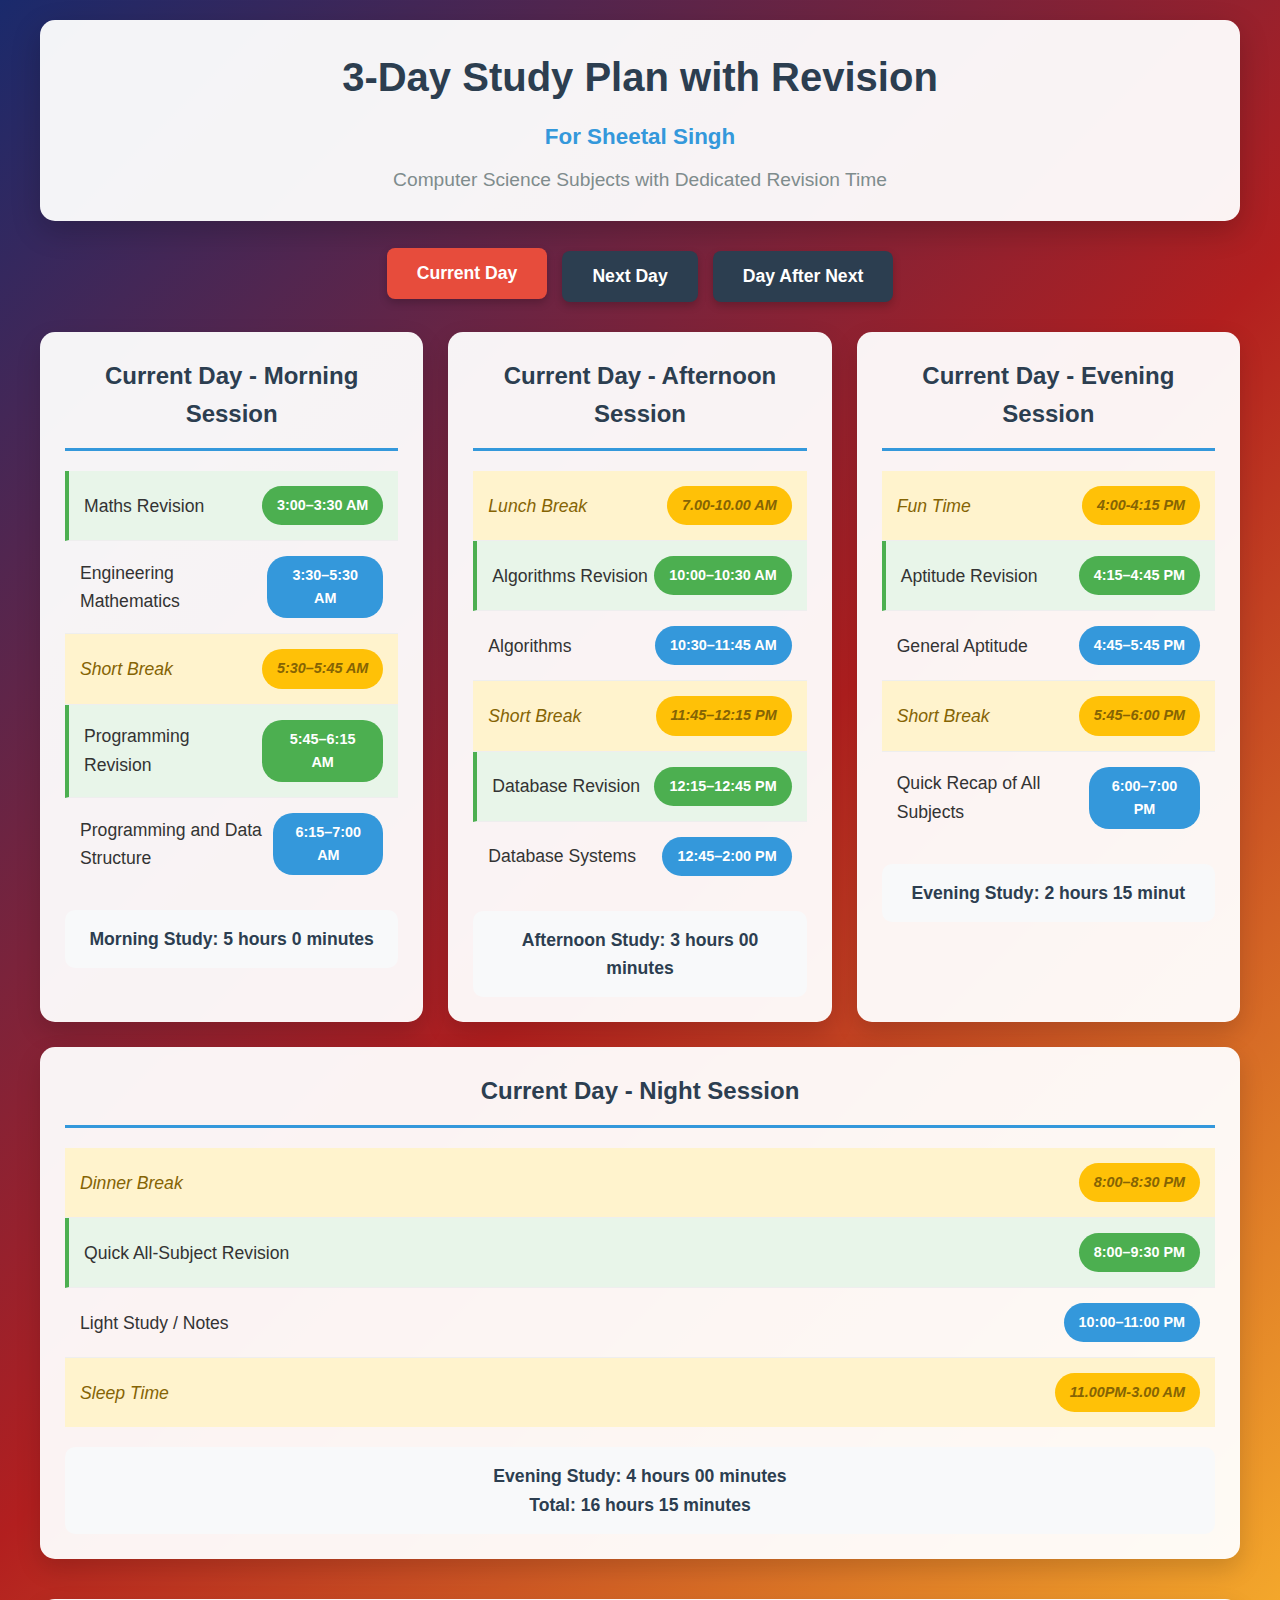
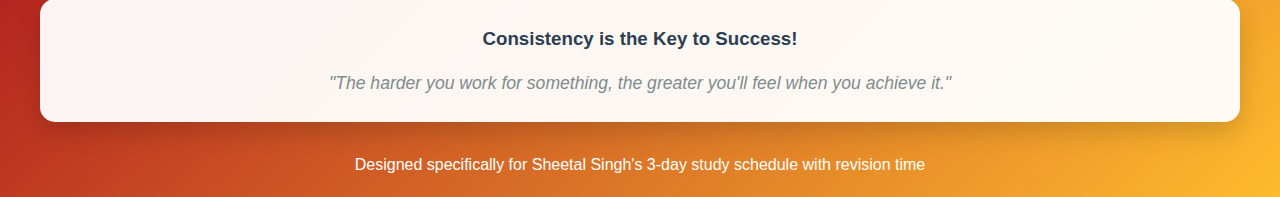
<file: ppp.html>
<!DOCTYPE html>
<html lang="en">
<head>
    <meta charset="UTF-8">
    <meta name="viewport" content="width=device-width, initial-scale=1.0">
    <title>Sheetal Singh - 3-Day Study Plan</title>
    <style>
        * {
            margin: 0;
            padding: 0;
            box-sizing: border-box;
            font-family: 'Segoe UI', Tahoma, Geneva, Verdana, sans-serif;
        }
        
        body {
            background: linear-gradient(135deg, #1a2a6c 0%, #b21f1f 50%, #fdbb2d 100%);
            color: #333;
            padding: 20px;
            line-height: 1.6;
            min-height: 100vh;
        }
        
        .container {
            max-width: 1200px;
            margin: 0 auto;
        }
        
        header {
            text-align: center;
            margin-bottom: 30px;
            padding: 25px;
            background: rgba(255, 255, 255, 0.95);
            border-radius: 15px;
            box-shadow: 0 10px 30px rgba(0, 0, 0, 0.2);
        }
        
        h1 {
            color: #2c3e50;
            margin-bottom: 10px;
            font-size: 2.5rem;
        }
        
        .student-name {
            color: #3498db;
            font-weight: bold;
            font-size: 1.4em;
        }
        
        .date {
            color: #7f8c8d;
            font-size: 1.2em;
            margin-top: 10px;
        }
        
        .tabs {
            display: flex;
            justify-content: center;
            margin-bottom: 30px;
            flex-wrap: wrap;
            gap: 15px;
        }
        
        .tab-button {
            padding: 15px 30px;
            background: #2c3e50;
            color: white;
            border: none;
            border-radius: 8px;
            cursor: pointer;
            font-weight: 600;
            transition: all 0.3s ease;
            font-size: 1.1em;
            box-shadow: 0 4px 8px rgba(0, 0, 0, 0.2);
        }
        
        .tab-button:hover {
            background: #3498db;
            transform: translateY(-3px);
        }
        
        .tab-button.active {
            background: #e74c3c;
            transform: translateY(-3px);
        }
        
        .tab-content {
            display: none;
            animation: fadeIn 0.5s ease;
        }
        
        @keyframes fadeIn {
            from { opacity: 0; }
            to { opacity: 1; }
        }
        
        .tab-content.active {
            display: block;
        }
        
        .day-container {
            display: flex;
            flex-wrap: wrap;
            gap: 25px;
            margin-bottom: 40px;
        }
        
        .day {
            flex: 1;
            min-width: 350px;
            background: rgba(255, 255, 255, 0.95);
            border-radius: 15px;
            padding: 25px;
            box-shadow: 0 10px 25px rgba(0, 0, 0, 0.15);
        }
        
        .day h3 {
            color: #2c3e50;
            margin-bottom: 20px;
            padding-bottom: 15px;
            border-bottom: 3px solid #3498db;
            text-align: center;
            font-size: 1.5rem;
        }
        
        .subject-list {
            list-style-type: none;
        }
        
        .subject-list li {
            padding: 15px;
            border-bottom: 1px solid #eee;
            display: flex;
            justify-content: space-between;
            align-items: center;
            transition: all 0.3s ease;
        }
        
        .subject-list li:hover {
            background-color: #f8f9fa;
            transform: translateX(5px);
        }
        
        .subject-list li:last-child {
            border-bottom: none;
        }
        
        .time-display {
            background: #3498db;
            color: white;
            padding: 8px 15px;
            border-radius: 20px;
            font-size: 0.9em;
            min-width: 110px;
            text-align: center;
            font-weight: 600;
        }
        
        .subject-name {
            font-weight: 500;
            font-size: 1.1em;
        }
        
        .break {
            background-color: #fff3cd;
            color: #856404;
            font-style: italic;
        }
        
        .break .time-display {
            background: #ffc107;
            color: #856404;
        }
        
        .revision {
            background-color: #e8f5e9;
            border-left: 4px solid #4caf50;
        }
        
        .revision .time-display {
            background: #4caf50;
        }
        
        .day-stats {
            margin-top: 20px;
            padding: 15px;
            background: #f8f9fa;
            border-radius: 10px;
            text-align: center;
            font-weight: 600;
            color: #2c3e50;
            font-size: 1.1em;
        }
        
        footer {
            text-align: center;
            margin-top: 30px;
            color: white;
            font-size: 1em;
        }
        
        .motivation {
            background: rgba(255, 255, 255, 0.95);
            padding: 25px;
            border-radius: 15px;
            margin-top: 30px;
            text-align: center;
            box-shadow: 0 10px 25px rgba(0, 0, 0, 0.15);
        }
        
        .motivation h3 {
            color: #2c3e50;
            margin-bottom: 15px;
        }
        
        .motivation p {
            font-style: italic;
            color: #7f8c8d;
            font-size: 1.1em;
        }
        
        @media (max-width: 768px) {
            .day-container {
                flex-direction: column;
            }
            
            .tabs {
                flex-direction: column;
                align-items: center;
            }
            
            .tab-button {
                width: 80%;
                margin-bottom: 10px;
            }
            
            .day {
                min-width: 100%;
            }
            
            h1 {
                font-size: 2rem;
            }
        }
    </style>
</head>
<body>
    <div class="container">
        <header>
            <h1>3-Day Study Plan with Revision</h1>
            <p class="student-name">For Sheetal Singh</p>
            <p class="date">Computer Science Subjects with Dedicated Revision Time</p>
        </header>
        
        <div class="tabs">
            <button class="tab-button active" onclick="showTab('current-day')">Current Day</button>
            <button class="tab-button" onclick="showTab('next-day')">Next Day</button>
            <button class="tab-button" onclick="showTab('after-next')">Day After Next</button>
        </div>
        
        <!-- Current Day -->
        <div id="current-day" class="tab-content active">
            <div class="day-container">
                <div class="day">
                    <h3>Current Day - Morning Session</h3>
                    <ul class="subject-list">
                        <li class="revision">
                            <span class="subject-name">Maths Revision</span>
                            <span class="time-display">3:00–3:30 AM</span>
                        </li>
                        <li>
                            <span class="subject-name">Engineering Mathematics</span>
                            <span class="time-display">3:30–5:30 AM</span>
                        </li>
                        <li class="break">
                            <span class="subject-name">Short Break</span>
                            <span class="time-display">5:30–5:45 AM</span>
                        </li>
                        <li class="revision">
                            <span class="subject-name">Programming Revision</span>
                            <span class="time-display">5:45–6:15 AM</span>
                        </li>
                        <li>
                            <span class="subject-name">Programming and Data Structure</span>
                            <span class="time-display">6:15–7:00 AM</span>
                        </li>
                    </ul>
                    <div class="day-stats">
                        Morning Study: 5 hours 0 minutes
                    </div>
                </div>
                
                <div class="day">
                    <h3>Current Day - Afternoon Session</h3>
                    <ul class="subject-list">
                        <li class="break">
                            <span class="subject-name">Lunch Break</span>
                            <span class="time-display">7.00-10.00 AM</span>
                        </li>
                        <li class="revision">
                            <span class="subject-name">Algorithms Revision</span>
                            <span class="time-display">10:00–10:30 AM</span>
                        </li>
                        <li>
                            <span class="subject-name">Algorithms</span>
                            <span class="time-display">10:30–11:45 AM</span>
                        </li>
                        <li class="break">
                            <span class="subject-name">Short Break</span>
                            <span class="time-display">11:45–12:15 PM</span>
                        </li>
                        <li class="revision">
                            <span class="subject-name">Database Revision</span>
                            <span class="time-display">12:15–12:45 PM</span>
                        </li>
                        <li>
                            <span class="subject-name">Database Systems</span>
                            <span class="time-display">12:45–2:00 PM</span>
                        </li>
                    </ul>
                    <div class="day-stats">
                        Afternoon Study: 3 hours 00 minutes
                    </div>
                </div>
                
                <div class="day">
                    <h3>Current Day - Evening Session</h3>
                    <ul class="subject-list">
                        <li class="break">
                            <span class="subject-name">Fun Time </span>
                            <span class="time-display">4:00-4:15 PM</span>
                        </li>
                        <li class="revision">
                            <span class="subject-name">Aptitude Revision</span>
                            <span class="time-display">4:15–4:45 PM</span>
                        </li>
                        <li>
                            <span class="subject-name">General Aptitude</span>
                            <span class="time-display">4:45–5:45 PM</span>
                        </li>
                        <li class="break">
                            <span class="subject-name">Short Break</span>
                            <span class="time-display">5:45–6:00 PM</span>
                        </li>
                        <li>
                            <span class="subject-name">Quick Recap of All Subjects</span>
                            <span class="time-display">6:00–7:00 PM</span>
                        </li>
                    </ul>
                    <div class="day-stats">
                        Evening Study: 2 hours 15 minut
                    </div>
                </div>
                <div class="day">
                    <h3>Current Day - Night Session</h3>
                    <ul class="subject-list">
                        <li class="break">
                            <span class="subject-name">Dinner Break</span>
                            <span class="time-display">8:00–8:30 PM</span>
                        </li>
                        <li class="revision">
                            <span class="subject-name">Quick All-Subject Revision</span>
                            <span class="time-display">8:00–9:30 PM</span>
                        </li>
                        <li>
                            <span class="subject-name">Light Study / Notes</span>
                            <span class="time-display">10:00–11:00 PM</span>
                        </li>
                        <li class="break">
                            <span class="subject-name">Sleep Time </span>
                            <span class="time-display">11.00PM-3.00 AM</span>
                        </li>
                    </ul>
                    <div class="day-stats">
                        Evening Study: 4 hours 00 minutes <br>
                         Total: 16 hours 15 minutes
                    </div>
                </div>
            </div>
        </div>
        
        <!-- Next Day -->
        <div id="next-day" class="tab-content">
            <div class="day-container">
                <div class="day">
                    <h3>Next Day - Morning Session</h3>
                    <ul class="subject-list">
                        <li class="revision">
                            <span class="subject-name">Discrete Maths Revision</span>
                            <span class="time-display">3:00–3:30 AM</span>
                        </li>
                        <li>
                            <span class="subject-name">Discrete Mathematics</span>
                            <span class="time-display">3:30–5:00 AM</span>
                        </li>
                        <li class="break">
                            <span class="subject-name">Short Break</span>
                            <span class="time-display">5:00–5:15 AM</span>
                        </li>
                        <li class="revision">
                            <span class="subject-name">Computer Networks Revision</span>
                            <span class="time-display">5:15–5:45 AM</span>
                        </li>
                        <li>
                            <span class="subject-name">Computer Networks</span>
                            <span class="time-display">5:45–7:00 AM</span>
                        </li>
                    </ul>
                    <div class="day-stats">
                        Morning Study: 3 hours 45 minutes
                    </div>
                </div>
                
                <div class="day">
                    <h3>Next Day - Afternoon Session</h3>
                    <ul class="subject-list">
                        <li class="break">
                            <span class="subject-name">Lunch Break</span>
                            <span class="time-display">7:15-10:00 AM</span>
                        </li>
                        <li class="revision">
                            <span class="subject-name">OS Revision</span>
                            <span class="time-display">10:00–10:30 AM</span>
                        </li>
                        <li>
                            <span class="subject-name">Operating Systems</span>
                            <span class="time-display">10:30–11:45 AM</span>
                        </li>
                        <li class="break">
                            <span class="subject-name">Short Break</span>
                            <span class="time-display">11:45–12:15 PM</span>
                        </li>
                        <li class="revision">
                            <span class="subject-name">TOC Revision</span>
                            <span class="time-display">12:15–12:45 PM</span>
                        </li>
                        <li>
                            <span class="subject-name">Theory of Computation</span>
                            <span class="time-display">12:45–2:00 PM</span>
                        </li>
                    </ul>
                    <div class="day-stats">
                        Afternoon Study: 4 hours 00 minutes
                    </div>
                </div>
                
                <div class="day">
                    <h3>Next Day - Evening Session</h3>
                    <ul class="subject-list">
                        <li class="break">
                            <span class="subject-name">Fun Time</span>
                            <span class="time-display">4:00-4:15 PM</span>
                        </li>
                        <li class="revision">
                            <span class="subject-name">Digital Logic Revision</span>
                            <span class="time-display">4:15–4:45 PM</span>
                        </li>
                        <li>
                            <span class="subject-name">Digital Logic</span>
                            <span class="time-display">4:45–5:45 PM</span>
                        </li>
                        <li class="break">
                            <span class="subject-name">Short Break</span>
                            <span class="time-display">5:45–6:00 PM</span>
                        </li>
                        <li>
                            <span class="subject-name">Quick Recap</span>
                            <span class="time-display">6:00–7:00 PM</span>
                        </li>
                    </ul>
                    <div class="day-stats">
                        Evening Study: 3 hours 00 minutes
                    </div>
                </div>
                <div class="day">
                    <h3>Next Day - Night Session</h3>
                    <ul class="subject-list">
                        <li class="break">
                            <span class="subject-name">Dinner Break</span>
                            <span class="time-display">8:00–8:30 PM</span>
                        </li>
                        <li class="break">
                            <span class="subject-name">Quick All-Subject Revision</span>
                            <span class="time-display">8:30–10:00 PM</span>
                        </li>
                        <li class="revision">
                            <span class="subject-name">Light Study / Notes</span>
                            <span class="time-display">10:00–11:00 PM</span>
                        </li>
                    </ul>
                    <div class="day-stats">
                        Evening Study: 4 hours 00 minutes <br>
                        Total: 16 hours 15 minutes
                    </div>
                </div>
            </div>
        </div>
        
        <!-- Day After Next -->
        <div id="after-next" class="tab-content">
            <div class="day-container">
                <div class="day">
                    <h3>Day After Next - Morning Session</h3>
                    <ul class="subject-list">
                        <li class="revision">
                            <span class="subject-name">COA Revision</span>
                            <span class="time-display">3:00–3:30 AM</span>
                        </li>
                        <li>
                            <span class="subject-name">Computer Organization & Architecture</span>
                            <span class="time-display">3:30–5:00 AM</span>
                        </li>
                        <li class="break">
                            <span class="subject-name">Short Break</span>
                            <span class="time-display">5:00–5:15 AM</span>
                        </li>
                        <li class="revision">
                            <span class="subject-name">Compiler Revision</span>
                            <span class="time-display">5:15–5:45 AM</span>
                        </li>
                        <li>
                            <span class="subject-name">Compiler Design</span>
                            <span class="time-display">5:45–7:00 AM</span>
                        </li>
                    </ul>
                    <div class="day-stats">
                        Morning Study: 3 hours 45 minutes
                    </div>
                </div>
                
                <div class="day">
                    <h3>Day After Next - Afternoon Session</h3>
                    <ul class="subject-list">
                        <li class="break">
                            <span class="subject-name">Lunch Break</span>
                            <span class="time-display">7.00-10.00 AM</span>
                        </li>
                        <li class="revision">
                            <span class="subject-name">Weak Topics Revision</span>
                            <span class="time-display">10:00–10:30 AM</span>
                        </li>
                        <li>
                            <span class="subject-name">Mixed Practice Session 1</span>
                            <span class="time-display">10:30–11:45 AM</span>
                        </li>
                        <li class="break">
                            <span class="subject-name">Short Break</span>
                            <span class="time-display">11:45–12:15 PM</span>
                        </li>
                        <li class="revision">
                            <span class="subject-name">Problem Areas Revision</span>
                            <span class="time-display">12:15–12:45 PM</span>
                        </li>
                        <li>
                            <span class="subject-name">Mixed Practice Session 2</span>
                            <span class="time-display">12:45–2:00 PM</span>
                        </li>
                    </ul>
                    <div class="day-stats">
                        Afternoon Study: 4 hours 15 minutes
                    </div>
                </div>
                
                <div class="day">
                    <h3>Day After Next - Evening Session</h3>
                    <ul class="subject-list">
                        <li class="break">
                            <span class="subject-name">Fun Time</span>
                            <span class="time-display">4.00-4.15 PM</span>
                        </li>
                        <li class="revision">
                            <span class="subject-name">Test Analysis & Revision</span>
                            <span class="time-display">4:15–4:45 PM</span>
                        </li>
                        <li>
                            <span class="subject-name">Full Length Test</span>
                            <span class="time-display">4:45–6:45 PM</span>
                        </li>
                        <li class="break">
                            <span class="subject-name">Short Break</span>
                            <span class="time-display">6:45–7:00 PM</span>
                        </li>
                    </ul>
                    <div class="day-stats">
                        Evening Study: 3 hours 45 minutes
                    </div>
                </div>
            </div>
            <div class="day">
                <h3>Day After Next - Night Session</h3>
                <ul class="subject-list">
                    <li class="break">
                        <span class="subject-name">Dinner Break</span>
                        <span class="time-display">8:00–8:30 PM</span>
                    </li>
                    <li class="revision">
                        <span class="subject-name">Quick All-Subject Revision</span>
                        <span class="time-display">8:00–9:30 PM</span>
                    </li>
                    <li>
                        <span class="subject-name">Light Study / Notes</span>
                        <span class="time-display">10:00–11:00 PM</span>
                    </li>
                    <li class="break">
                        <span class="subject-name">Sleep Time </span>
                        <span class="time-display">11.00PM-3.00 AM</span>
                    </li>
                </ul>
                <div class="day-stats">
                    Evening Study: 4 hours 00 minutes <br>
                     Total: 16 hours 15 minutes
                </div>
            </div>
        </div>
        
        <div class="motivation">
            <h3>Consistency is the Key to Success!</h3>
            <p>"The harder you work for something, the greater you'll feel when you achieve it."</p>
        </div>
        
        <footer>
            <p>Designed specifically for Sheetal Singh's 3-day study schedule with revision time</p>
        </footer>
    </div>

    <script>
        function showTab(tabId) {
            // Hide all tabs
            document.querySelectorAll('.tab-content').forEach(tab => {
                tab.classList.remove('active');
            });
            
            // Show selected tab
            document.getElementById(tabId).classList.add('active');
            
            // Update active button
            document.querySelectorAll('.tab-button').forEach(button => {
                button.classList.remove('active');
            });
            
            event.currentTarget.classList.add('active');
        }
    </script>
</body>
</html>
</file>
